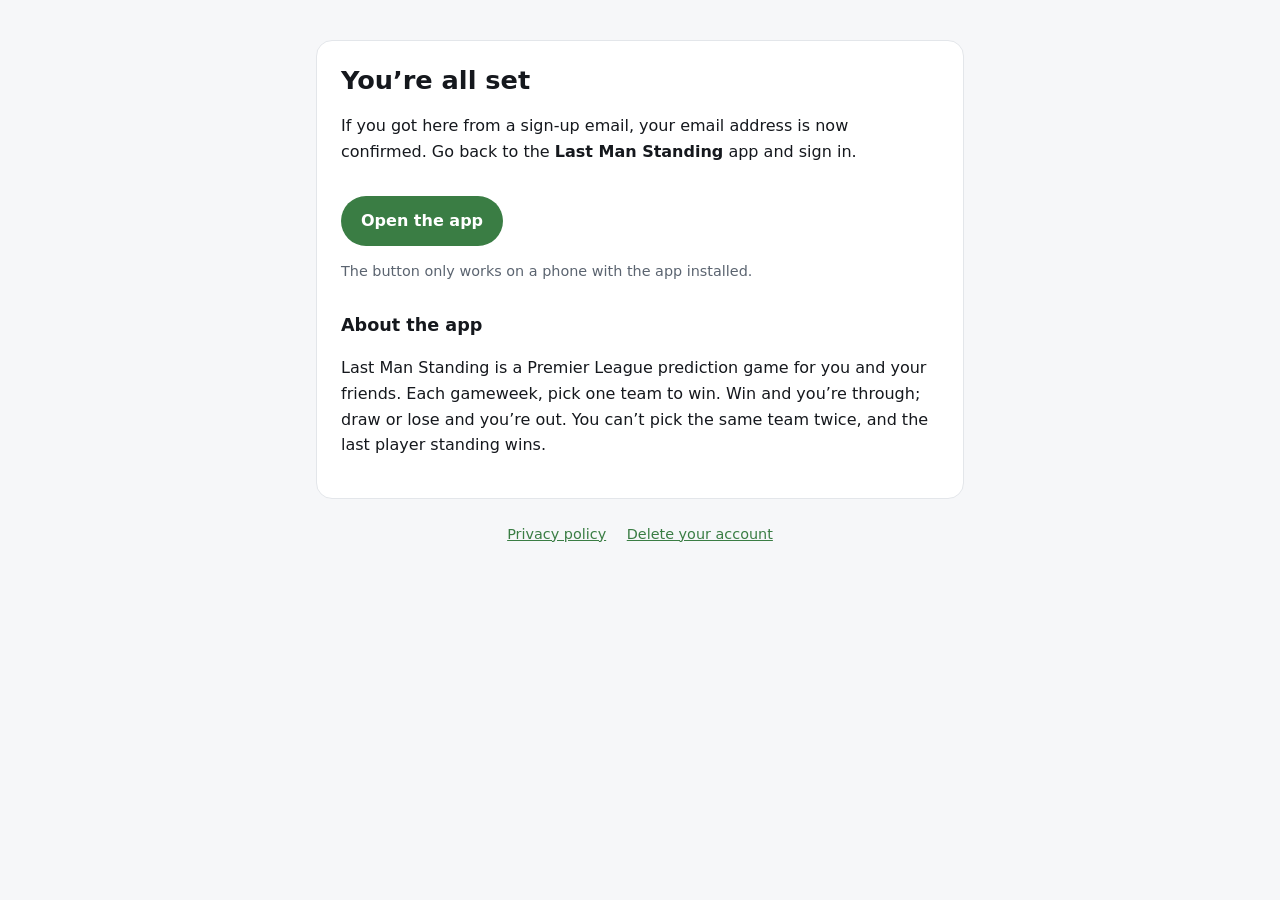
<file: index.html>
<!doctype html>
<html lang="en">
<head>
  <meta charset="utf-8">
  <meta name="viewport" content="width=device-width, initial-scale=1">
  <title>Last Man Standing</title>
  <link rel="stylesheet" href="style.css">
</head>
<body>
  <main>
    <div class="card">
      <h1>You’re all set</h1>
      <p>If you got here from a sign-up email, your email address is now confirmed. Go back to the
        <strong>Last Man Standing</strong> app and sign in.</p>
      <a class="button" href="lastmanstanding://">Open the app</a>
      <p class="muted">The button only works on a phone with the app installed.</p>

      <h2>About the app</h2>
      <p>Last Man Standing is a Premier League prediction game for you and your friends. Each gameweek, pick one
        team to win. Win and you’re through; draw or lose and you’re out. You can’t pick the same team twice, and
        the last player standing wins.</p>
    </div>
    <footer class="muted">
      <a href="privacy.html">Privacy policy</a>
      <a href="delete-account.html">Delete your account</a>
    </footer>
  </main>
</body>
</html>
</file>
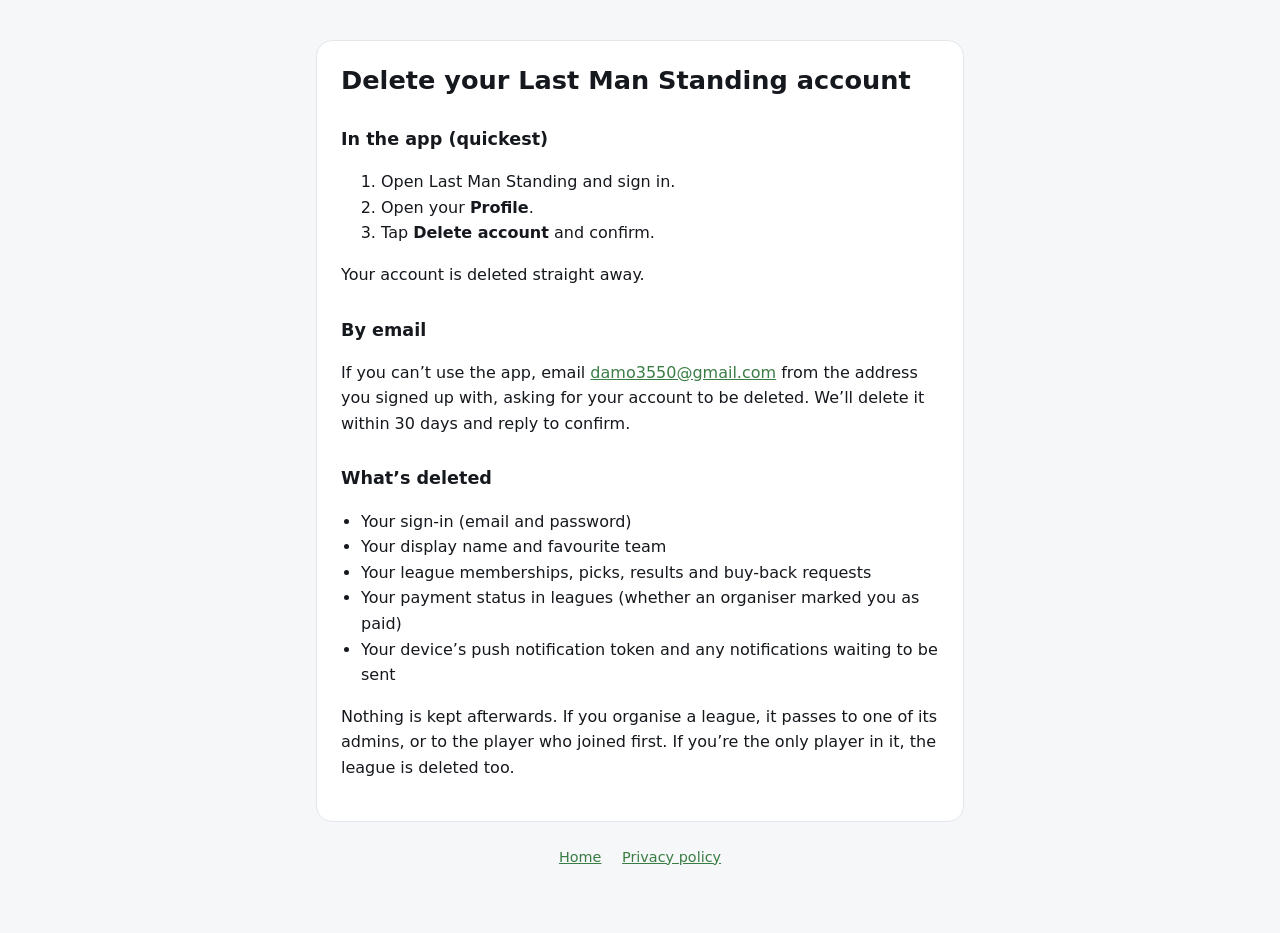
<file: delete-account.html>
<!doctype html>
<html lang="en">
<head>
  <meta charset="utf-8">
  <meta name="viewport" content="width=device-width, initial-scale=1">
  <title>Delete Your Account</title>
  <link rel="stylesheet" href="style.css">
</head>
<body>
  <main>
    <div class="card">
      <h1>Delete your Last Man Standing account</h1>

      <h2>In the app (quickest)</h2>
      <ol>
        <li>Open Last Man Standing and sign in.</li>
        <li>Open your <strong>Profile</strong>.</li>
        <li>Tap <strong>Delete account</strong> and confirm.</li>
      </ol>
      <p>Your account is deleted straight away.</p>

      <h2>By email</h2>
      <p>If you can’t use the app, email <a href="mailto:damo3550@gmail.com?subject=Delete%20my%20account">damo3550@gmail.com</a>
        from the address you signed up with, asking for your account to be deleted. We’ll delete it within 30 days
        and reply to confirm.</p>

      <h2>What’s deleted</h2>
      <ul>
        <li>Your sign-in (email and password)</li>
        <li>Your display name and favourite team</li>
        <li>Your league memberships, picks, results and buy-back requests</li>
        <li>Your payment status in leagues (whether an organiser marked you as paid)</li>
        <li>Your device’s push notification token and any notifications waiting to be sent</li>
      </ul>
      <p>Nothing is kept afterwards. If you organise a league, it passes to one of its admins, or to the player who
        joined first. If you’re the only player in it, the league is deleted too.</p>
    </div>
    <footer class="muted">
      <a href="index.html">Home</a>
      <a href="privacy.html">Privacy policy</a>
    </footer>
  </main>
</body>
</html>
</file>
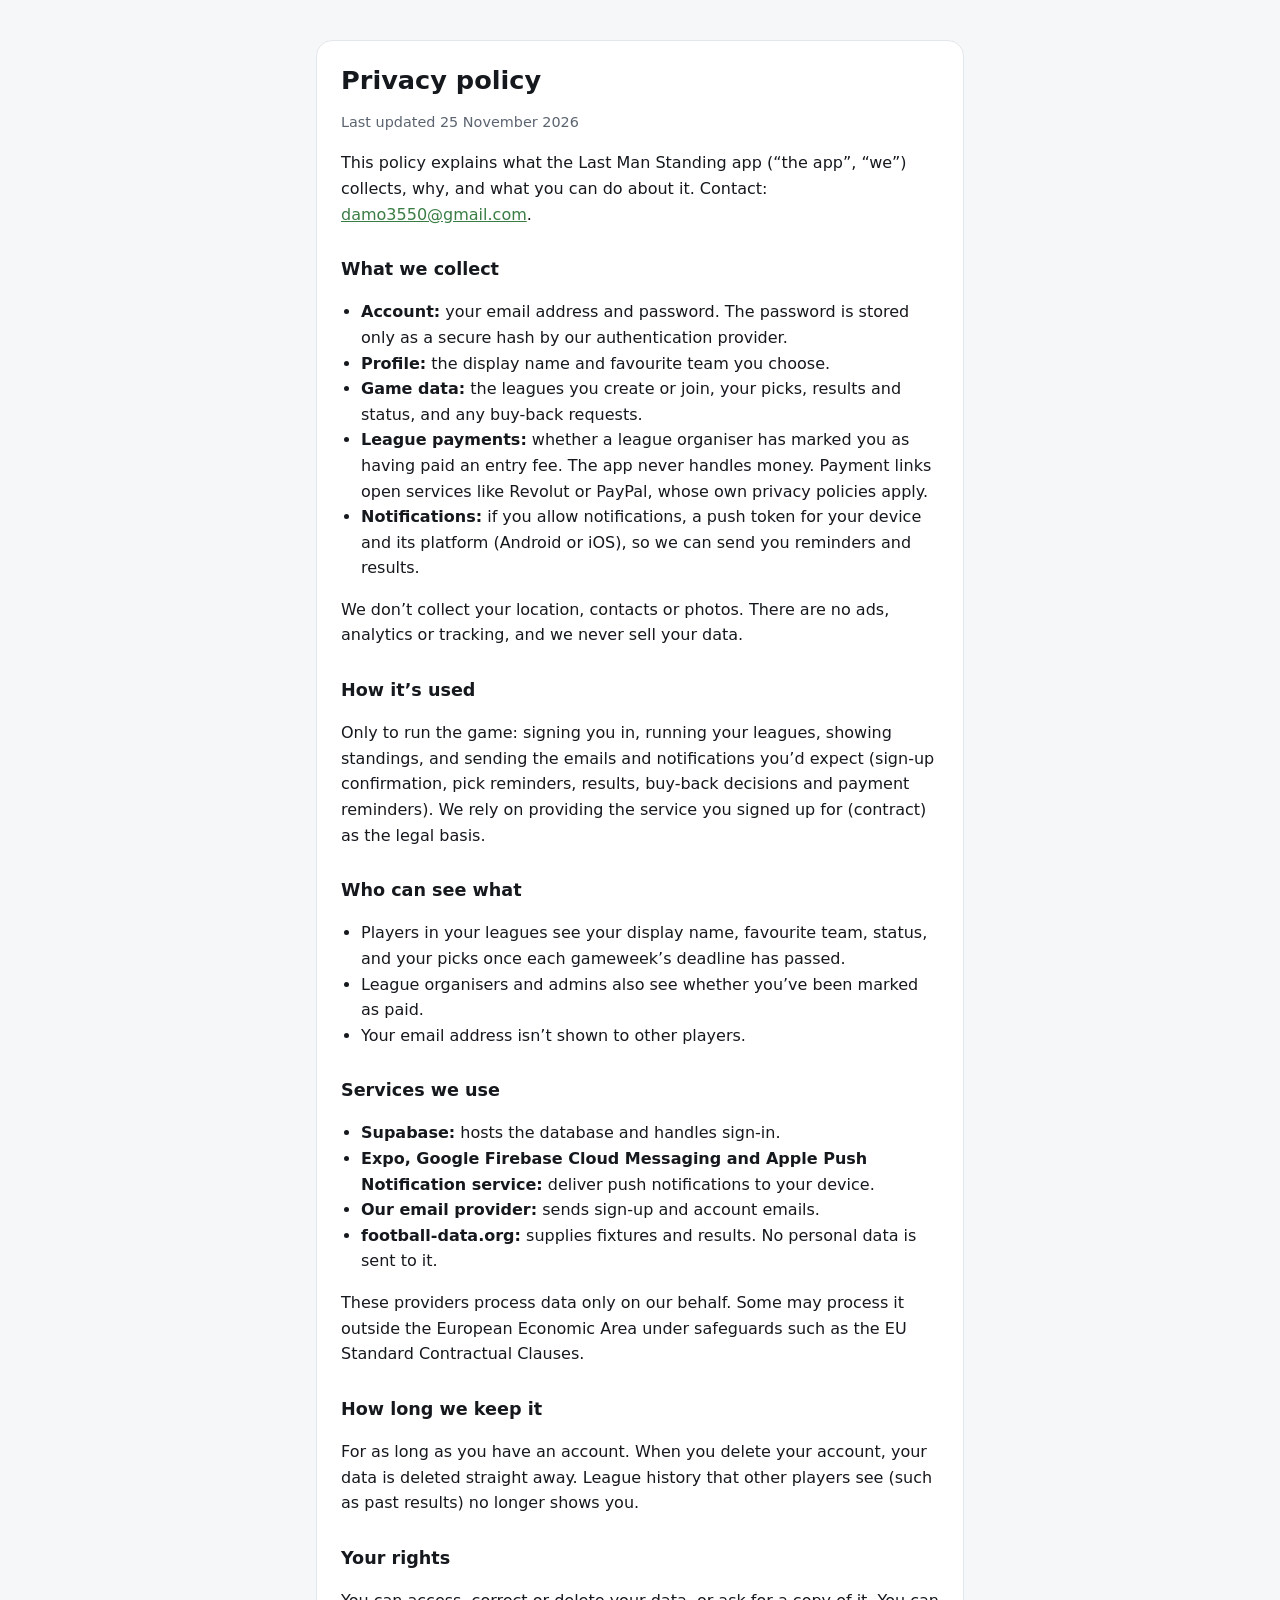
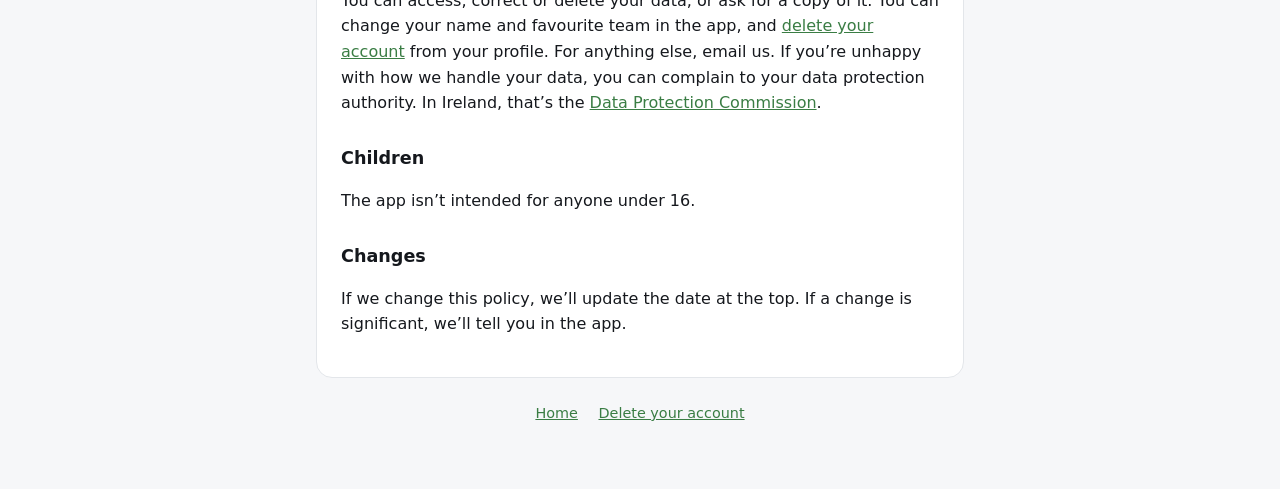
<file: privacy.html>
<!doctype html>
<html lang="en">
<head>
  <meta charset="utf-8">
  <meta name="viewport" content="width=device-width, initial-scale=1">
  <title>Privacy Policy</title>
  <link rel="stylesheet" href="style.css">
</head>
<body>
  <main>
    <div class="card">
      <h1>Privacy policy</h1>
      <p class="muted">Last updated 25 November 2026</p>

      <p>This policy explains what the Last Man Standing app (“the app”, “we”) collects, why, and what you can do
        about it. Contact: <a href="mailto:damo3550@gmail.com">damo3550@gmail.com</a>.</p>

      <h2>What we collect</h2>
      <ul>
        <li><strong>Account:</strong> your email address and password. The password is stored only as a secure hash
          by our authentication provider.</li>
        <li><strong>Profile:</strong> the display name and favourite team you choose.</li>
        <li><strong>Game data:</strong> the leagues you create or join, your picks, results and status, and any
          buy-back requests.</li>
        <li><strong>League payments:</strong> whether a league organiser has marked you as having paid an entry fee.
          The app never handles money. Payment links open services like Revolut or PayPal, whose own privacy
          policies apply.</li>
        <li><strong>Notifications:</strong> if you allow notifications, a push token for your device and its platform
          (Android or iOS), so we can send you reminders and results.</li>
      </ul>
      <p>We don’t collect your location, contacts or photos. There are no ads, analytics or tracking, and we never
        sell your data.</p>

      <h2>How it’s used</h2>
      <p>Only to run the game: signing you in, running your leagues, showing standings, and sending the emails and
        notifications you’d expect (sign-up confirmation, pick reminders, results, buy-back decisions and payment
        reminders). We rely on providing the service you signed up for (contract) as the legal basis.</p>

      <h2>Who can see what</h2>
      <ul>
        <li>Players in your leagues see your display name, favourite team, status, and your picks once each
          gameweek’s deadline has passed.</li>
        <li>League organisers and admins also see whether you’ve been marked as paid.</li>
        <li>Your email address isn’t shown to other players.</li>
      </ul>

      <h2>Services we use</h2>
      <ul>
        <li><strong>Supabase:</strong> hosts the database and handles sign-in.</li>
        <li><strong>Expo, Google Firebase Cloud Messaging and Apple Push Notification service:</strong> deliver push
          notifications to your device.</li>
        <li><strong>Our email provider:</strong> sends sign-up and account emails.</li>
        <li><strong>football-data.org:</strong> supplies fixtures and results. No personal data is sent to it.</li>
      </ul>
      <p>These providers process data only on our behalf. Some may process it outside the European Economic Area
        under safeguards such as the EU Standard Contractual Clauses.</p>

      <h2>How long we keep it</h2>
      <p>For as long as you have an account. When you delete your account, your data is deleted straight away.
        League history that other players see (such as past results) no longer shows you.</p>

      <h2>Your rights</h2>
      <p>You can access, correct or delete your data, or ask for a copy of it. You can change your name and favourite
        team in the app, and <a href="delete-account.html">delete your account</a> from your profile. For anything
        else, email us. If you’re unhappy with how we handle your data, you can complain to your data protection
        authority. In Ireland, that’s the <a href="https://www.dataprotection.ie">Data Protection Commission</a>.</p>

      <h2>Children</h2>
      <p>The app isn’t intended for anyone under 16.</p>

      <h2>Changes</h2>
      <p>If we change this policy, we’ll update the date at the top. If a change is significant, we’ll tell you in
        the app.</p>
    </div>
    <footer class="muted">
      <a href="index.html">Home</a>
      <a href="delete-account.html">Delete your account</a>
    </footer>
  </main>
</body>
</html>
</file>
<file: style.css>
:root {
  --bg: #f6f7f9;
  --card: #ffffff;
  --text: #15181d;
  --muted: #5b6470;
  --accent: #3a7d44;
  --border: #e3e6ea;
}
@media (prefers-color-scheme: dark) {
  :root {
    --bg: #0f1114;
    --card: #181b20;
    --text: #eef0f3;
    --muted: #9aa3ad;
    --accent: #6cc17a;
    --border: #2a2f36;
  }
}
* { box-sizing: border-box; }
body {
  margin: 0;
  background: var(--bg);
  color: var(--text);
  font: 16px/1.6 system-ui, -apple-system, "Segoe UI", Roboto, sans-serif;
}
main { max-width: 680px; margin: 0 auto; padding: 40px 16px 64px; }
.card {
  background: var(--card);
  border: 1px solid var(--border);
  border-radius: 16px;
  padding: 24px;
}
h1 { font-size: 1.6rem; line-height: 1.25; margin: 0 0 8px; }
h2 { font-size: 1.1rem; margin: 28px 0 6px; }
p, li { color: var(--text); }
.muted { color: var(--muted); font-size: 0.9rem; }
a { color: var(--accent); }
.button {
  display: inline-block;
  margin-top: 16px;
  padding: 12px 20px;
  border-radius: 999px;
  background: var(--accent);
  color: #fff;
  text-decoration: none;
  font-weight: 600;
}
footer { margin-top: 24px; text-align: center; }
footer a { margin: 0 8px; }
ul { padding-left: 20px; }
</file>
